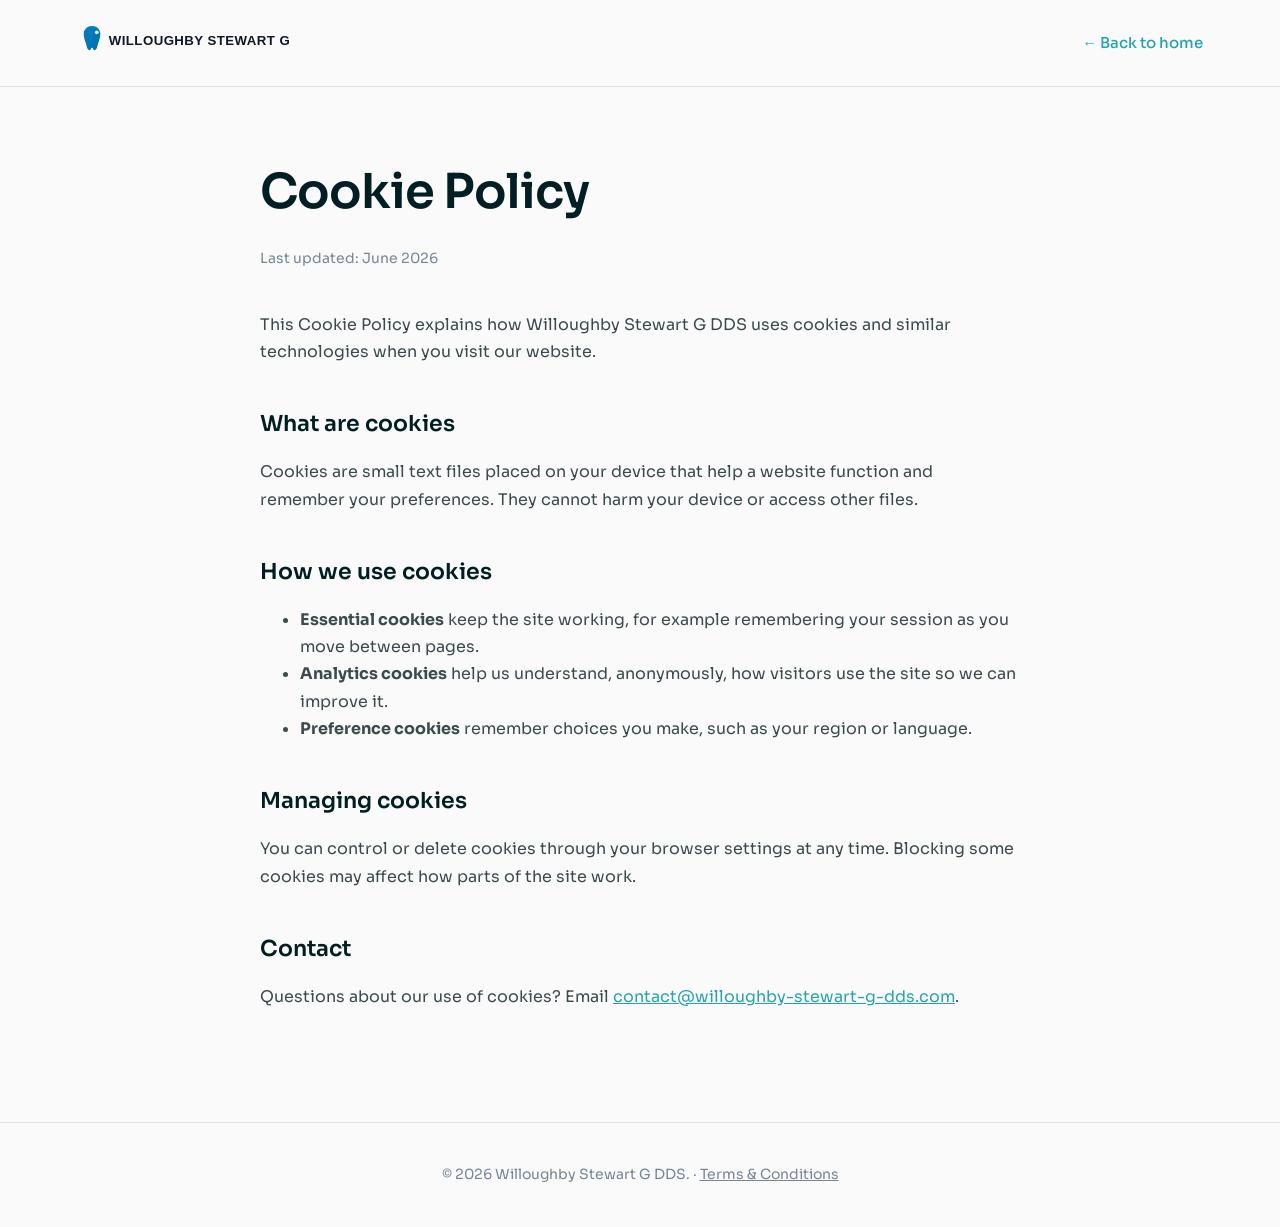
<file: cookies.html>
<!DOCTYPE html>
<html lang="en">
<head>
    <meta charset="utf-8"/>
    <title>Cookie Policy | Willoughby Stewart G DDS</title>
    <meta content="How Willoughby Stewart G DDS uses cookies." name="description"/>
    <meta content="width=device-width, initial-scale=1" name="viewport"/>
    <link href="https://fonts.googleapis.com" rel="preconnect"/>
    <link href="https://fonts.gstatic.com" rel="preconnect" crossorigin/>
    <link href="https://fonts.googleapis.com/css2?family=Sora:wght@300;400;500;600;700&display=swap" rel="stylesheet"/>
    <link href="assets/img/favicon.svg" rel="shortcut icon" type="image/svg+xml"/>
    <link href="assets/img/webclip.png" rel="apple-touch-icon"/>
    <style>
        body{margin:0;background:#fafafa;color:#011f23;font-family:Sora,'Helvetica Neue',Arial,sans-serif;line-height:1.7;-webkit-font-smoothing:antialiased;}
        .legal-nav{display:flex;align-items:center;justify-content:space-between;padding:24px 6vw;border-bottom:1px solid #e2e2e2;}
        .legal-nav a.back{color:#24a3b1;text-decoration:none;font-weight:500;font-size:15px;}
        .legal-wrap{max-width:760px;margin:0 auto;padding:64px 24px 96px;}
        .legal-wrap h1{font-size:clamp(32px,5vw,48px);font-weight:600;letter-spacing:-1px;margin:0 0 8px;}
        .legal-wrap .updated{color:#758696;font-size:14px;margin-bottom:40px;}
        .legal-wrap h2{font-size:22px;font-weight:600;margin:40px 0 12px;}
        .legal-wrap p,.legal-wrap li{color:#3a4a4d;font-size:16px;}
        .legal-wrap a{color:#24a3b1;}
        .legal-foot{text-align:center;padding:40px 24px;border-top:1px solid #e2e2e2;color:#758696;font-size:14px;}
    </style>
</head>
<body>
    <div class="legal-nav">
        <a href="index.html"><img src="assets/img/lumora-logo.svg" alt="Willoughby Stewart G DDS logo" height="30"/></a>
        <a class="back" href="index.html">&larr; Back to home</a>
    </div>
    <main class="legal-wrap">
<h1>Cookie Policy</h1>
<p class="updated">Last updated: June 2026</p>

<p>This Cookie Policy explains how Willoughby Stewart G DDS uses cookies and similar technologies when you visit our website.</p>
<h2>What are cookies</h2>
<p>Cookies are small text files placed on your device that help a website function and remember your preferences. They cannot harm your device or access other files.</p>
<h2>How we use cookies</h2>
<ul>
<li><strong>Essential cookies</strong> keep the site working, for example remembering your session as you move between pages.</li>
<li><strong>Analytics cookies</strong> help us understand, anonymously, how visitors use the site so we can improve it.</li>
<li><strong>Preference cookies</strong> remember choices you make, such as your region or language.</li>
</ul>
<h2>Managing cookies</h2>
<p>You can control or delete cookies through your browser settings at any time. Blocking some cookies may affect how parts of the site work.</p>
<h2>Contact</h2>
<p>Questions about our use of cookies? Email <a href="mailto:contact@willoughby-stewart-g-dds.com">contact@willoughby-stewart-g-dds.com</a>.</p>

</main>
    <div class="legal-foot">&copy; 2026 Willoughby Stewart G DDS. &middot; <a href="terms.html" style="color:#758696;">Terms &amp; Conditions</a></div>

<script>
/* Willoughby Stewart G DDS image guard: any failed/empty image -> on-brand gradient SVG so nothing ever looks broken. */
(function(){
  function ph(label){
    var t=(label||'Willoughby Stewart G DDS').replace(/[<>&]/g,'').slice(0,22);
    var svg='<svg xmlns="http://www.w3.org/2000/svg" width="1280" height="720" viewBox="0 0 1280 720">'
     +'<defs><linearGradient id="lg" x1="0" y1="0" x2="1280" y2="720" gradientUnits="userSpaceOnUse">'
     +'<stop offset="0" stop-color="#24a3b1"/><stop offset="1" stop-color="#011f23"/></linearGradient></defs>'
     +'<rect width="1280" height="720" fill="url(#lg)"/>'
     +'<circle cx="640" cy="298" r="44" fill="#fff" opacity="0.9"/>'
     +'<text x="640" y="436" fill="#fff" font-family="Sora,Arial" font-size="40" font-weight="600" text-anchor="middle" opacity="0.92">'+t+'</text></svg>';
    return 'data:image/svg+xml;utf8,'+encodeURIComponent(svg);
  }
  function bind(im){
    im.addEventListener('error',function(){ if(im.dataset.fbk)return; im.dataset.fbk='1'; im.src=ph(im.alt); });
    if(im.complete && im.naturalWidth===0 && !im.dataset.fbk){ im.dataset.fbk='1'; im.src=ph(im.alt); }
  }
  document.querySelectorAll('img').forEach(bind);
})();
</script>
</body>
</html>
</file>
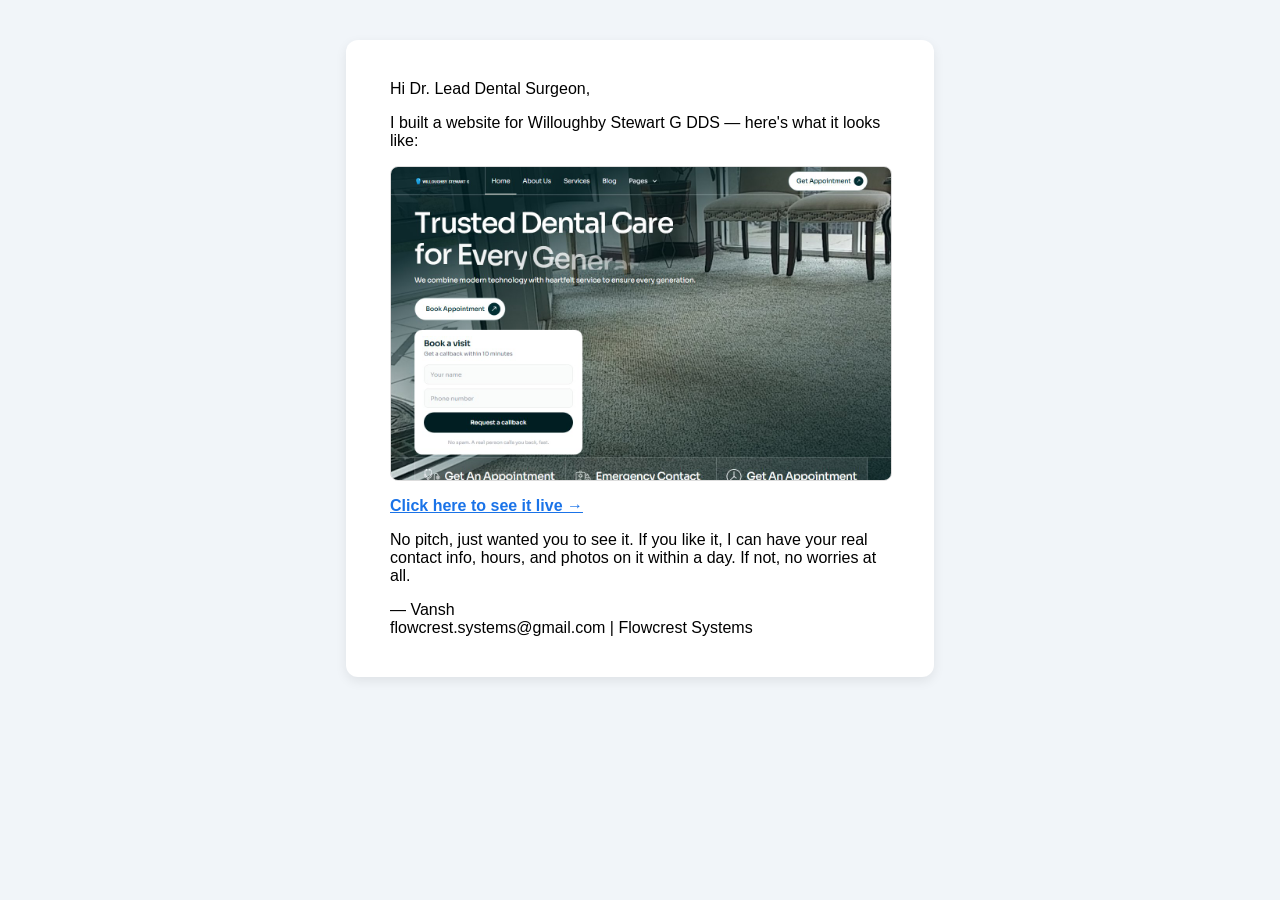
<file: email-template.html>
<!DOCTYPE html>
<html lang="en">
<head>
    <meta charset="UTF-8">
    <title>Email Preview - Willoughby Stewart G DDS</title>
</head>
<body style="background: #f1f5f9; padding: 40px; margin: 0; font-family: Arial, sans-serif;">
    <div style="background: white; max-width: 540px; margin: 0 auto; padding: 24px; border-radius: 12px; box-shadow: 0 4px 12px rgba(0,0,0,0.08);">
        <div style="font-family: Arial, sans-serif; max-width: 500px; margin: 0 auto;">
          <p>Hi Dr. Lead Dental Surgeon,</p>
          <p>I built a website for Willoughby Stewart G DDS — here's what it looks like:</p>
          <a href="https://thevanshhh.github.io/willoughby-stewart-g-dds/" style="text-decoration: none;">
            <img src="preview.jpg" onerror="this.onerror=null; this.src='https://raw.githubusercontent.com/thevanshhh/willoughby-stewart-g-dds/main/preview.jpg';" 
                 alt="Preview of Willoughby Stewart G DDS's new website" 
                 width="500" 
                 style="max-width: 100%; border-radius: 8px; border: 1px solid #ddd; display: block;" />
          </a>
          <p>
            <a href="https://thevanshhh.github.io/willoughby-stewart-g-dds/" style="color: #1a73e8; font-weight: bold; text-decoration: underline;">
              Click here to see it live →
            </a>
          </p>
          <p>No pitch, just wanted you to see it. If you like it, I can have your real contact info, hours, and photos on it within a day. If not, no worries at all.</p>
          <p>
            — Vansh<br>
            flowcrest.systems@gmail.com | Flowcrest Systems
          </p>
        </div>
    </div>
</body>
</html>
</file>
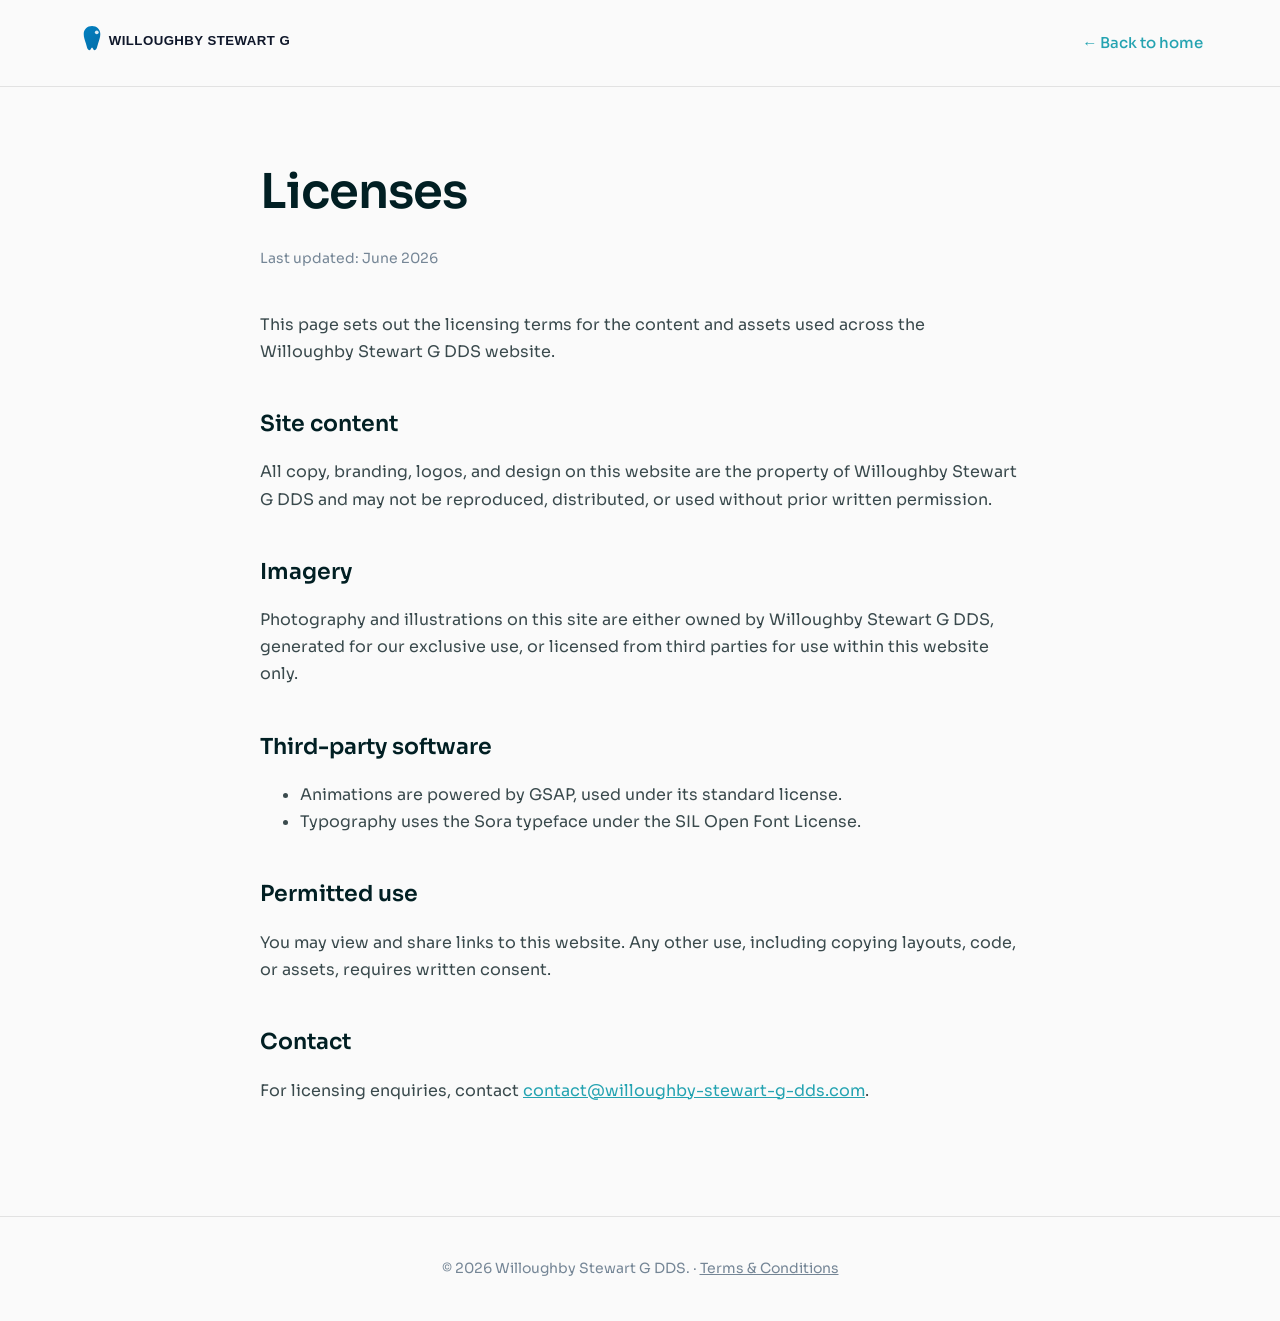
<file: licenses.html>
<!DOCTYPE html>
<html lang="en">
<head>
    <meta charset="utf-8"/>
    <title>Licenses | Willoughby Stewart G DDS</title>
    <meta content="Licensing terms for Willoughby Stewart G DDS site content and assets." name="description"/>
    <meta content="width=device-width, initial-scale=1" name="viewport"/>
    <link href="https://fonts.googleapis.com" rel="preconnect"/>
    <link href="https://fonts.gstatic.com" rel="preconnect" crossorigin/>
    <link href="https://fonts.googleapis.com/css2?family=Sora:wght@300;400;500;600;700&display=swap" rel="stylesheet"/>
    <link href="assets/img/favicon.svg" rel="shortcut icon" type="image/svg+xml"/>
    <link href="assets/img/webclip.png" rel="apple-touch-icon"/>
    <style>
        body{margin:0;background:#fafafa;color:#011f23;font-family:Sora,'Helvetica Neue',Arial,sans-serif;line-height:1.7;-webkit-font-smoothing:antialiased;}
        .legal-nav{display:flex;align-items:center;justify-content:space-between;padding:24px 6vw;border-bottom:1px solid #e2e2e2;}
        .legal-nav a.back{color:#24a3b1;text-decoration:none;font-weight:500;font-size:15px;}
        .legal-wrap{max-width:760px;margin:0 auto;padding:64px 24px 96px;}
        .legal-wrap h1{font-size:clamp(32px,5vw,48px);font-weight:600;letter-spacing:-1px;margin:0 0 8px;}
        .legal-wrap .updated{color:#758696;font-size:14px;margin-bottom:40px;}
        .legal-wrap h2{font-size:22px;font-weight:600;margin:40px 0 12px;}
        .legal-wrap p,.legal-wrap li{color:#3a4a4d;font-size:16px;}
        .legal-wrap a{color:#24a3b1;}
        .legal-foot{text-align:center;padding:40px 24px;border-top:1px solid #e2e2e2;color:#758696;font-size:14px;}
    </style>
</head>
<body>
    <div class="legal-nav">
        <a href="index.html"><img src="assets/img/lumora-logo.svg" alt="Willoughby Stewart G DDS logo" height="30"/></a>
        <a class="back" href="index.html">&larr; Back to home</a>
    </div>
    <main class="legal-wrap">
<h1>Licenses</h1>
<p class="updated">Last updated: June 2026</p>

<p>This page sets out the licensing terms for the content and assets used across the Willoughby Stewart G DDS website.</p>
<h2>Site content</h2>
<p>All copy, branding, logos, and design on this website are the property of Willoughby Stewart G DDS and may not be reproduced, distributed, or used without prior written permission.</p>
<h2>Imagery</h2>
<p>Photography and illustrations on this site are either owned by Willoughby Stewart G DDS, generated for our exclusive use, or licensed from third parties for use within this website only.</p>
<h2>Third-party software</h2>
<ul>
<li>Animations are powered by GSAP, used under its standard license.</li>
<li>Typography uses the Sora typeface under the SIL Open Font License.</li>
</ul>
<h2>Permitted use</h2>
<p>You may view and share links to this website. Any other use, including copying layouts, code, or assets, requires written consent.</p>
<h2>Contact</h2>
<p>For licensing enquiries, contact <a href="mailto:contact@willoughby-stewart-g-dds.com">contact@willoughby-stewart-g-dds.com</a>.</p>

</main>
    <div class="legal-foot">&copy; 2026 Willoughby Stewart G DDS. &middot; <a href="terms.html" style="color:#758696;">Terms &amp; Conditions</a></div>

<script>
/* Willoughby Stewart G DDS image guard: any failed/empty image -> on-brand gradient SVG so nothing ever looks broken. */
(function(){
  function ph(label){
    var t=(label||'Willoughby Stewart G DDS').replace(/[<>&]/g,'').slice(0,22);
    var svg='<svg xmlns="http://www.w3.org/2000/svg" width="1280" height="720" viewBox="0 0 1280 720">'
     +'<defs><linearGradient id="lg" x1="0" y1="0" x2="1280" y2="720" gradientUnits="userSpaceOnUse">'
     +'<stop offset="0" stop-color="#24a3b1"/><stop offset="1" stop-color="#011f23"/></linearGradient></defs>'
     +'<rect width="1280" height="720" fill="url(#lg)"/>'
     +'<circle cx="640" cy="298" r="44" fill="#fff" opacity="0.9"/>'
     +'<text x="640" y="436" fill="#fff" font-family="Sora,Arial" font-size="40" font-weight="600" text-anchor="middle" opacity="0.92">'+t+'</text></svg>';
    return 'data:image/svg+xml;utf8,'+encodeURIComponent(svg);
  }
  function bind(im){
    im.addEventListener('error',function(){ if(im.dataset.fbk)return; im.dataset.fbk='1'; im.src=ph(im.alt); });
    if(im.complete && im.naturalWidth===0 && !im.dataset.fbk){ im.dataset.fbk='1'; im.src=ph(im.alt); }
  }
  document.querySelectorAll('img').forEach(bind);
})();
</script>
</body>
</html>
</file>
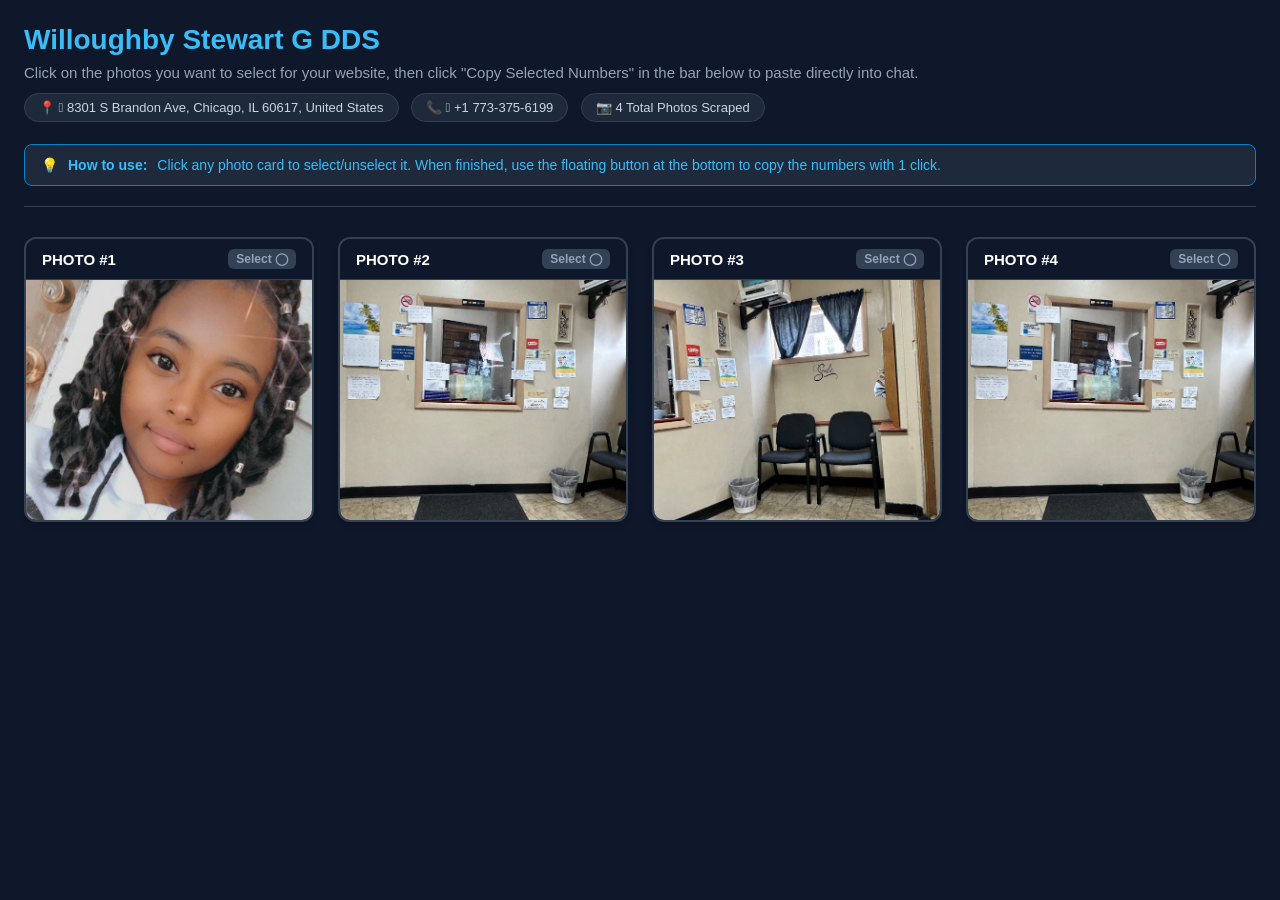
<file: photo-preview.html>
<!DOCTYPE html>
<html lang="en">
<head>
    <meta charset="UTF-8">
    <meta name="viewport" content="width=device-width, initial-scale=1.0">
    <title>Photo Selection Preview - Willoughby Stewart G DDS</title>
    <style>
        * { box-sizing: border-box; }
        body {
            font-family: -apple-system, BlinkMacSystemFont, 'Segoe UI', Roboto, Helvetica, Arial, sans-serif;
            background: #0f172a;
            color: #f8fafc;
            margin: 0;
            padding: 24px 24px 100px 24px;
        }
        .header {
            max-width: 1300px;
            margin: 0 auto 30px auto;
            border-bottom: 1px solid #334155;
            padding-bottom: 20px;
        }
        h1 {
            font-size: 28px;
            margin: 0 0 8px 0;
            color: #38bdf8;
        }
        p.subtitle {
            color: #94a3b8;
            font-size: 15px;
            margin: 0 0 12px 0;
        }
        .info-badge {
            display: inline-block;
            background: #1e293b;
            border: 1px solid #334155;
            padding: 6px 14px;
            border-radius: 9999px;
            font-size: 13px;
            color: #cbd5e1;
            margin-right: 8px;
            margin-bottom: 8px;
        }
        .instructions-box {
            background: #1e293b;
            border: 1px solid #0284c7;
            border-radius: 8px;
            padding: 12px 16px;
            margin-top: 14px;
            font-size: 14px;
            color: #38bdf8;
            display: flex;
            align-items: center;
            gap: 10px;
        }
        .grid {
            display: grid;
            grid-template-columns: repeat(auto-fill, minmax(280px, 1fr));
            gap: 24px;
            max-width: 1300px;
            margin: 0 auto;
        }
        .card {
            background: #1e293b;
            border: 2px solid #334155;
            border-radius: 12px;
            overflow: hidden;
            box-shadow: 0 4px 6px -1px rgba(0, 0, 0, 0.2);
            transition: all 0.2s ease;
            display: flex;
            flex-direction: column;
            cursor: pointer;
            user-select: none;
            position: relative;
        }
        .card:hover {
            transform: translateY(-4px);
            border-color: #38bdf8;
        }
        .card.selected {
            border-color: #38bdf8 !important;
            box-shadow: 0 0 0 3px rgba(56, 189, 248, 0.4), 0 12px 24px rgba(0, 0, 0, 0.4) !important;
            transform: translateY(-4px);
        }
        .badge {
            background: #0f172a;
            color: white;
            font-weight: 700;
            font-size: 15px;
            padding: 10px 16px;
            display: flex;
            justify-content: space-between;
            align-items: center;
            border-bottom: 1px solid #334155;
            transition: background 0.2s ease;
        }
        .card.selected .badge {
            background: #0284c7;
        }
        .select-tag {
            font-size: 12px;
            font-weight: 600;
            padding: 3px 8px;
            border-radius: 6px;
            background: #334155;
            color: #94a3b8;
            transition: all 0.2s ease;
        }
        .card.selected .select-tag {
            background: #ffffff;
            color: #0284c7;
            font-weight: 700;
        }
        .img-container {
            width: 100%;
            height: 240px;
            background: #020617;
            display: flex;
            align-items: center;
            justify-content: center;
            overflow: hidden;
        }
        .img-container img {
            width: 100%;
            height: 100%;
            object-fit: cover;
        }
        /* Sticky Floating Bar */
        .floating-bar {
            position: fixed;
            bottom: 24px;
            left: 50%;
            transform: translateX(-50%);
            background: #0f172a;
            border: 2px solid #38bdf8;
            border-radius: 9999px;
            padding: 10px 24px;
            box-shadow: 0 16px 36px rgba(0, 0, 0, 0.6), 0 0 20px rgba(56, 189, 248, 0.25);
            display: none;
            align-items: center;
            gap: 16px;
            z-index: 9999;
            backdrop-filter: blur(8px);
            animation: slideUp 0.25s ease-out;
            max-width: 90vw;
        }
        @keyframes slideUp {
            from { opacity: 0; transform: translate(-50%, 20px); }
            to { opacity: 1; transform: translate(-50%, 0); }
        }
        .bar-info {
            display: flex;
            align-items: center;
            gap: 8px;
            font-size: 14px;
            font-weight: 600;
            color: #f8fafc;
            white-space: nowrap;
        }
        .bar-count {
            background: #0284c7;
            color: #fff;
            padding: 3px 10px;
            border-radius: 9999px;
            font-size: 13px;
            font-weight: 700;
        }
        .bar-list {
            color: #94a3b8;
            max-width: 260px;
            overflow: hidden;
            text-overflow: ellipsis;
            white-space: nowrap;
            font-size: 13px;
        }
        .copy-btn {
            background: #38bdf8;
            color: #0f172a;
            border: none;
            border-radius: 9999px;
            padding: 8px 18px;
            font-weight: 700;
            font-size: 14px;
            cursor: pointer;
            transition: all 0.2s ease;
            display: flex;
            align-items: center;
            gap: 6px;
            white-space: nowrap;
        }
        .copy-btn:hover {
            background: #7dd3fc;
            transform: scale(1.02);
        }
        .clear-btn {
            background: transparent;
            border: 1px solid #475569;
            color: #94a3b8;
            border-radius: 9999px;
            padding: 7px 14px;
            font-size: 13px;
            font-weight: 600;
            cursor: pointer;
            transition: all 0.2s ease;
        }
        .clear-btn:hover {
            background: #1e293b;
            color: #f8fafc;
            border-color: #64748b;
        }
    </style>
</head>
<body>
    <div class="header">
        <h1>Willoughby Stewart G DDS</h1>
        <p class="subtitle">Click on the photos you want to select for your website, then click "Copy Selected Numbers" in the bar below to paste directly into chat.</p>
        <div>
            <span class="info-badge">📍  8301 S Brandon Ave, Chicago, IL 60617, United States</span>
            <span class="info-badge">📞  +1 773-375-6199</span>
            <span class="info-badge">📷 4 Total Photos Scraped</span>
        </div>
        <div class="instructions-box">
            💡 <strong>How to use:</strong> Click any photo card to select/unselect it. When finished, use the floating button at the bottom to copy the numbers with 1 click.
        </div>
    </div>
    <div class="grid">
        <div class="card" id="card-1" onclick="togglePhoto(1)">
            <div class="badge">
                <span>PHOTO #1</span>
                <span class="select-tag" id="tag-1">Select ◯</span>
            </div>
            <div class="img-container">
                <img src="all_photos/photo_1.jpg" alt="Photo #1" loading="lazy">
            </div>
        </div>
        <div class="card" id="card-2" onclick="togglePhoto(2)">
            <div class="badge">
                <span>PHOTO #2</span>
                <span class="select-tag" id="tag-2">Select ◯</span>
            </div>
            <div class="img-container">
                <img src="all_photos/photo_2.jpg" alt="Photo #2" loading="lazy">
            </div>
        </div>
        <div class="card" id="card-3" onclick="togglePhoto(3)">
            <div class="badge">
                <span>PHOTO #3</span>
                <span class="select-tag" id="tag-3">Select ◯</span>
            </div>
            <div class="img-container">
                <img src="all_photos/photo_3.jpg" alt="Photo #3" loading="lazy">
            </div>
        </div>
        <div class="card" id="card-4" onclick="togglePhoto(4)">
            <div class="badge">
                <span>PHOTO #4</span>
                <span class="select-tag" id="tag-4">Select ◯</span>
            </div>
            <div class="img-container">
                <img src="all_photos/photo_4.jpg" alt="Photo #4" loading="lazy">
            </div>
        </div>
    </div>

    <!-- Floating Copy Bar -->
    <div class="floating-bar" id="floating-bar">
        <div class="bar-info">
            <span class="bar-count" id="bar-count">0</span>
            <span>Selected:</span>
            <span class="bar-list" id="bar-list">none</span>
        </div>
        <button class="copy-btn" id="copy-btn" onclick="copySelection()">
            📋 Copy Selected Numbers
        </button>
        <button class="clear-btn" onclick="clearSelection()">Clear</button>
    </div>

    <script>
        const selected = new Set();

        function togglePhoto(id) {
            const card = document.getElementById('card-' + id);
            const tag = document.getElementById('tag-' + id);
            if (selected.has(id)) {
                selected.delete(id);
                card.classList.remove('selected');
                tag.textContent = 'Select ◯';
            } else {
                selected.add(id);
                card.classList.add('selected');
                tag.textContent = '✓ Selected';
            }
            updateBar();
        }

        function updateBar() {
            const bar = document.getElementById('floating-bar');
            const countElem = document.getElementById('bar-count');
            const listElem = document.getElementById('bar-list');
            const sorted = Array.from(selected).sort((a, b) => a - b);

            if (sorted.length > 0) {
                bar.style.display = 'flex';
                countElem.textContent = sorted.length;
                listElem.textContent = sorted.map(n => '#' + n).join(', ');
            } else {
                bar.style.display = 'none';
            }
        }

        function copySelection() {
            const sorted = Array.from(selected).sort((a, b) => a - b);
            if (sorted.length === 0) return;
            const text = 'Use photos ' + sorted.join(', ');
            navigator.clipboard.writeText(text).then(() => {
                const btn = document.getElementById('copy-btn');
                const origHtml = btn.innerHTML;
                btn.innerHTML = '✓ Copied to Clipboard!';
                btn.style.background = '#10b981';
                btn.style.color = '#ffffff';
                setTimeout(() => {
                    btn.innerHTML = origHtml;
                    btn.style.background = '#38bdf8';
                    btn.style.color = '#0f172a';
                }, 2000);
            }).catch(err => {
                prompt('Copy the photo numbers below:', 'Use photos ' + sorted.join(', '));
            });
        }

        function clearSelection() {
            selected.forEach(id => {
                const card = document.getElementById('card-' + id);
                const tag = document.getElementById('tag-' + id);
                if (card) card.classList.remove('selected');
                if (tag) tag.textContent = 'Select ◯';
            });
            selected.clear();
            updateBar();
        }
    </script>
</body>
</html>
</file>
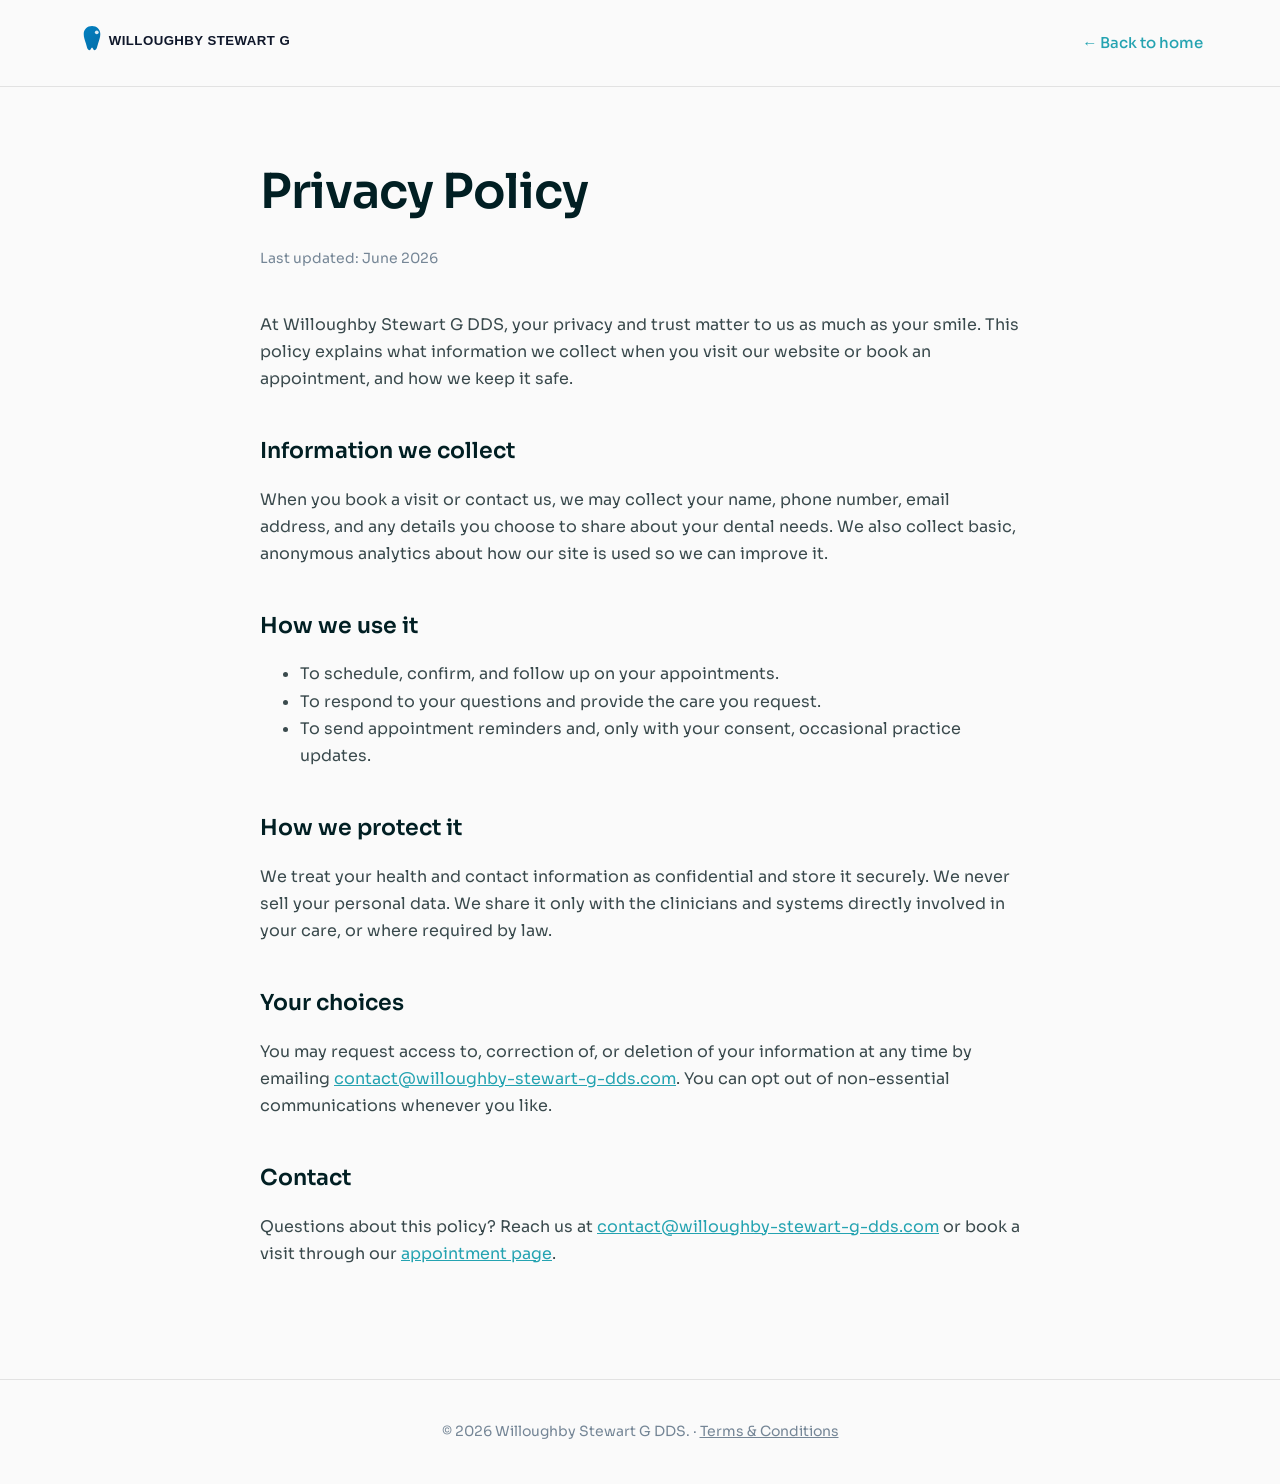
<file: privacy.html>
<!DOCTYPE html>
<html lang="en">
<head>
    <meta charset="utf-8"/>
    <title>Privacy Policy | Willoughby Stewart G DDS</title>
    <meta content="How Willoughby Stewart G DDS collects, uses, and protects your information." name="description"/>
    <meta content="width=device-width, initial-scale=1" name="viewport"/>
    <link href="https://fonts.googleapis.com" rel="preconnect"/>
    <link href="https://fonts.gstatic.com" rel="preconnect" crossorigin/>
    <link href="https://fonts.googleapis.com/css2?family=Sora:wght@300;400;500;600;700&display=swap" rel="stylesheet"/>
    <link href="assets/img/favicon.svg" rel="shortcut icon" type="image/svg+xml"/>
    <link href="assets/img/webclip.png" rel="apple-touch-icon"/>
    <style>
        body{margin:0;background:#fafafa;color:#011f23;font-family:Sora,'Helvetica Neue',Arial,sans-serif;line-height:1.7;-webkit-font-smoothing:antialiased;}
        .legal-nav{display:flex;align-items:center;justify-content:space-between;padding:24px 6vw;border-bottom:1px solid #e2e2e2;}
        .legal-nav a.back{color:#24a3b1;text-decoration:none;font-weight:500;font-size:15px;}
        .legal-wrap{max-width:760px;margin:0 auto;padding:64px 24px 96px;}
        .legal-wrap h1{font-size:clamp(32px,5vw,48px);font-weight:600;letter-spacing:-1px;margin:0 0 8px;}
        .legal-wrap .updated{color:#758696;font-size:14px;margin-bottom:40px;}
        .legal-wrap h2{font-size:22px;font-weight:600;margin:40px 0 12px;}
        .legal-wrap p,.legal-wrap li{color:#3a4a4d;font-size:16px;}
        .legal-wrap a{color:#24a3b1;}
        .legal-foot{text-align:center;padding:40px 24px;border-top:1px solid #e2e2e2;color:#758696;font-size:14px;}
    </style>
</head>
<body>
    <div class="legal-nav">
        <a href="index.html"><img src="assets/img/lumora-logo.svg" alt="Willoughby Stewart G DDS logo" height="30"/></a>
        <a class="back" href="index.html">&larr; Back to home</a>
    </div>
    <main class="legal-wrap">
        <h1>Privacy Policy</h1>
        <p class="updated">Last updated: June 2026</p>
        <p>At Willoughby Stewart G DDS, your privacy and trust matter to us as much as your smile. This policy explains what information we collect when you visit our website or book an appointment, and how we keep it safe.</p>
        <h2>Information we collect</h2>
        <p>When you book a visit or contact us, we may collect your name, phone number, email address, and any details you choose to share about your dental needs. We also collect basic, anonymous analytics about how our site is used so we can improve it.</p>
        <h2>How we use it</h2>
        <ul>
            <li>To schedule, confirm, and follow up on your appointments.</li>
            <li>To respond to your questions and provide the care you request.</li>
            <li>To send appointment reminders and, only with your consent, occasional practice updates.</li>
        </ul>
        <h2>How we protect it</h2>
        <p>We treat your health and contact information as confidential and store it securely. We never sell your personal data. We share it only with the clinicians and systems directly involved in your care, or where required by law.</p>
        <h2>Your choices</h2>
        <p>You may request access to, correction of, or deletion of your information at any time by emailing <a href="mailto:contact@willoughby-stewart-g-dds.com">contact@willoughby-stewart-g-dds.com</a>. You can opt out of non-essential communications whenever you like.</p>
        <h2>Contact</h2>
        <p>Questions about this policy? Reach us at <a href="mailto:contact@willoughby-stewart-g-dds.com">contact@willoughby-stewart-g-dds.com</a> or book a visit through our <a href="mailto:flowcrest.systems@gmail.com?subject=Appointment%20Request%20-%20Willoughby Stewart G DDS">appointment page</a>.</p>
    </main>
    <div class="legal-foot">&copy; 2026 Willoughby Stewart G DDS. &middot; <a href="terms.html" style="color:#758696;">Terms &amp; Conditions</a></div>

<script>
/* Willoughby Stewart G DDS image guard: any failed/empty image -> on-brand gradient SVG so nothing ever looks broken. */
(function(){
  function ph(label){
    var t=(label||'Willoughby Stewart G DDS').replace(/[<>&]/g,'').slice(0,22);
    var svg='<svg xmlns="http://www.w3.org/2000/svg" width="1280" height="720" viewBox="0 0 1280 720">'
     +'<defs><linearGradient id="lg" x1="0" y1="0" x2="1280" y2="720" gradientUnits="userSpaceOnUse">'
     +'<stop offset="0" stop-color="#24a3b1"/><stop offset="1" stop-color="#011f23"/></linearGradient></defs>'
     +'<rect width="1280" height="720" fill="url(#lg)"/>'
     +'<circle cx="640" cy="298" r="44" fill="#fff" opacity="0.9"/>'
     +'<text x="640" y="436" fill="#fff" font-family="Sora,Arial" font-size="40" font-weight="600" text-anchor="middle" opacity="0.92">'+t+'</text></svg>';
    return 'data:image/svg+xml;utf8,'+encodeURIComponent(svg);
  }
  function bind(im){
    im.addEventListener('error',function(){ if(im.dataset.fbk)return; im.dataset.fbk='1'; im.src=ph(im.alt); });
    if(im.complete && im.naturalWidth===0 && !im.dataset.fbk){ im.dataset.fbk='1'; im.src=ph(im.alt); }
  }
  document.querySelectorAll('img').forEach(bind);
})();
</script>
</body>
</html>
</file>
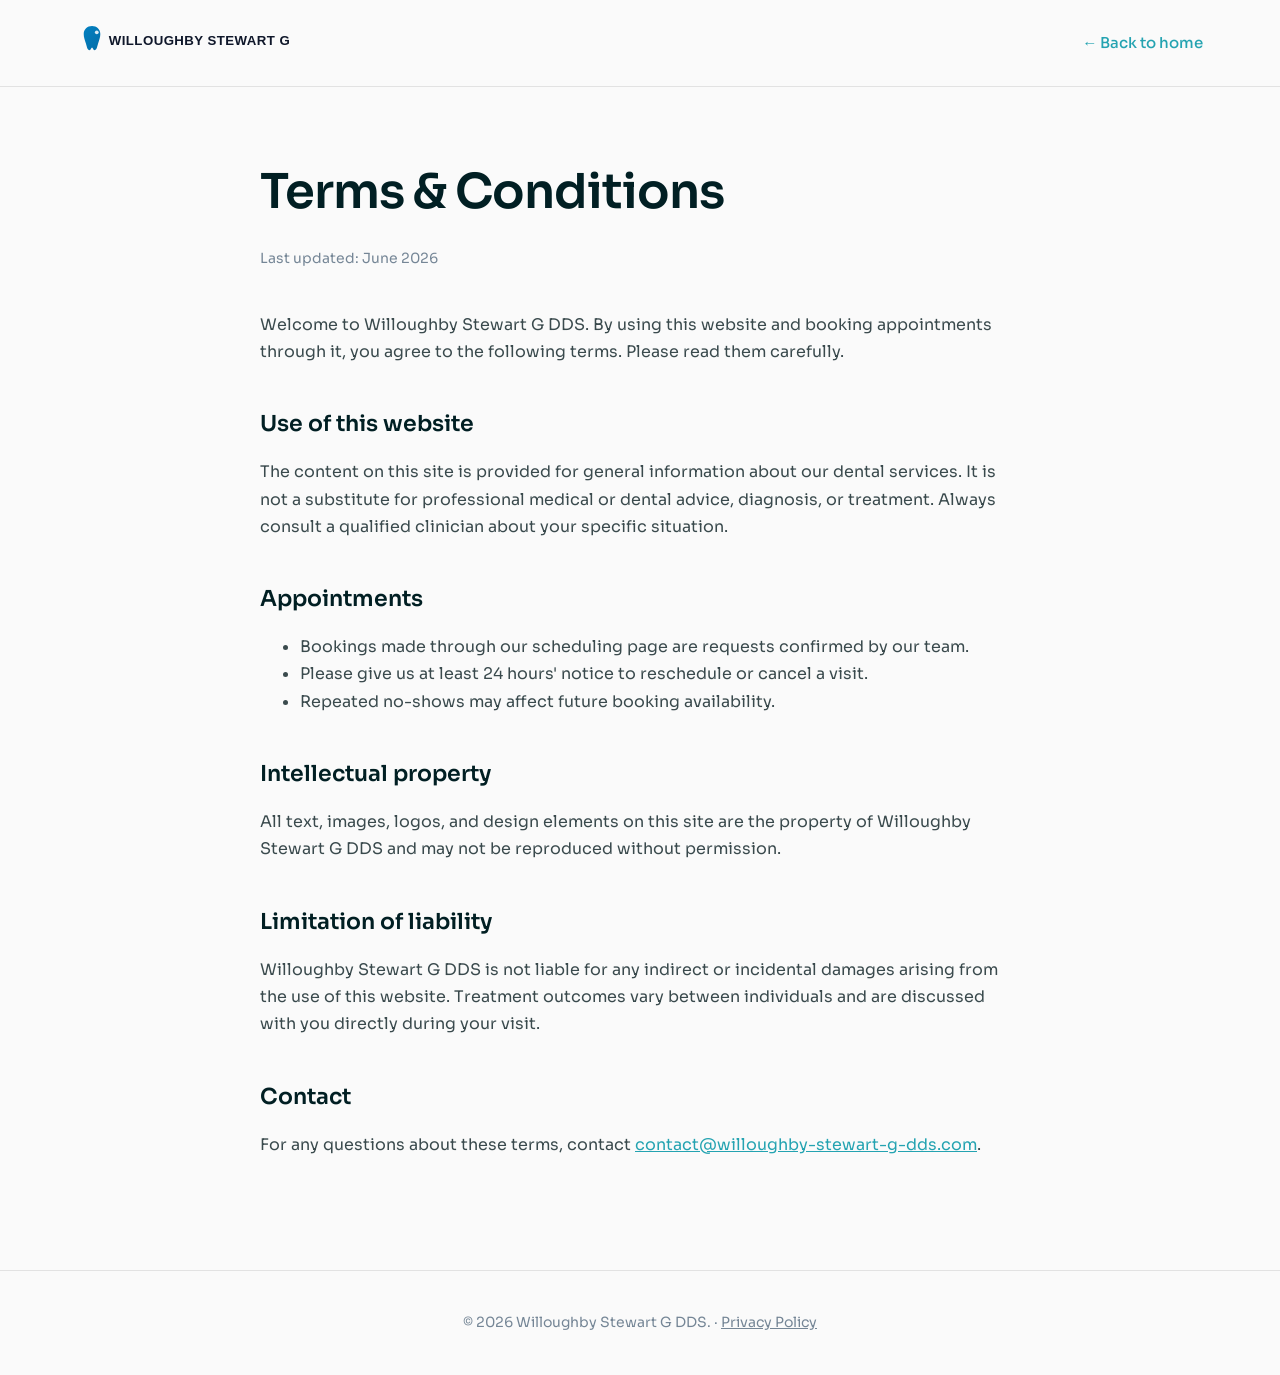
<file: terms.html>
<!DOCTYPE html>
<html lang="en">
<head>
    <meta charset="utf-8"/>
    <title>Terms &amp; Conditions | Willoughby Stewart G DDS</title>
    <meta content="The terms that apply when you use the Willoughby Stewart G DDS website and services." name="description"/>
    <meta content="width=device-width, initial-scale=1" name="viewport"/>
    <link href="https://fonts.googleapis.com" rel="preconnect"/>
    <link href="https://fonts.gstatic.com" rel="preconnect" crossorigin/>
    <link href="https://fonts.googleapis.com/css2?family=Sora:wght@300;400;500;600;700&display=swap" rel="stylesheet"/>
    <link href="assets/img/favicon.svg" rel="shortcut icon" type="image/svg+xml"/>
    <link href="assets/img/webclip.png" rel="apple-touch-icon"/>
    <style>
        body{margin:0;background:#fafafa;color:#011f23;font-family:Sora,'Helvetica Neue',Arial,sans-serif;line-height:1.7;-webkit-font-smoothing:antialiased;}
        .legal-nav{display:flex;align-items:center;justify-content:space-between;padding:24px 6vw;border-bottom:1px solid #e2e2e2;}
        .legal-nav a.back{color:#24a3b1;text-decoration:none;font-weight:500;font-size:15px;}
        .legal-wrap{max-width:760px;margin:0 auto;padding:64px 24px 96px;}
        .legal-wrap h1{font-size:clamp(32px,5vw,48px);font-weight:600;letter-spacing:-1px;margin:0 0 8px;}
        .legal-wrap .updated{color:#758696;font-size:14px;margin-bottom:40px;}
        .legal-wrap h2{font-size:22px;font-weight:600;margin:40px 0 12px;}
        .legal-wrap p,.legal-wrap li{color:#3a4a4d;font-size:16px;}
        .legal-wrap a{color:#24a3b1;}
        .legal-foot{text-align:center;padding:40px 24px;border-top:1px solid #e2e2e2;color:#758696;font-size:14px;}
    </style>
</head>
<body>
    <div class="legal-nav">
        <a href="index.html"><img src="assets/img/lumora-logo.svg" alt="Willoughby Stewart G DDS logo" height="30"/></a>
        <a class="back" href="index.html">&larr; Back to home</a>
    </div>
    <main class="legal-wrap">
        <h1>Terms &amp; Conditions</h1>
        <p class="updated">Last updated: June 2026</p>
        <p>Welcome to Willoughby Stewart G DDS. By using this website and booking appointments through it, you agree to the following terms. Please read them carefully.</p>
        <h2>Use of this website</h2>
        <p>The content on this site is provided for general information about our dental services. It is not a substitute for professional medical or dental advice, diagnosis, or treatment. Always consult a qualified clinician about your specific situation.</p>
        <h2>Appointments</h2>
        <ul>
            <li>Bookings made through our scheduling page are requests confirmed by our team.</li>
            <li>Please give us at least 24 hours' notice to reschedule or cancel a visit.</li>
            <li>Repeated no-shows may affect future booking availability.</li>
        </ul>
        <h2>Intellectual property</h2>
        <p>All text, images, logos, and design elements on this site are the property of Willoughby Stewart G DDS and may not be reproduced without permission.</p>
        <h2>Limitation of liability</h2>
        <p>Willoughby Stewart G DDS is not liable for any indirect or incidental damages arising from the use of this website. Treatment outcomes vary between individuals and are discussed with you directly during your visit.</p>
        <h2>Contact</h2>
        <p>For any questions about these terms, contact <a href="mailto:contact@willoughby-stewart-g-dds.com">contact@willoughby-stewart-g-dds.com</a>.</p>
    </main>
    <div class="legal-foot">&copy; 2026 Willoughby Stewart G DDS. &middot; <a href="privacy.html" style="color:#758696;">Privacy Policy</a></div>

<script>
/* Willoughby Stewart G DDS image guard: any failed/empty image -> on-brand gradient SVG so nothing ever looks broken. */
(function(){
  function ph(label){
    var t=(label||'Willoughby Stewart G DDS').replace(/[<>&]/g,'').slice(0,22);
    var svg='<svg xmlns="http://www.w3.org/2000/svg" width="1280" height="720" viewBox="0 0 1280 720">'
     +'<defs><linearGradient id="lg" x1="0" y1="0" x2="1280" y2="720" gradientUnits="userSpaceOnUse">'
     +'<stop offset="0" stop-color="#24a3b1"/><stop offset="1" stop-color="#011f23"/></linearGradient></defs>'
     +'<rect width="1280" height="720" fill="url(#lg)"/>'
     +'<circle cx="640" cy="298" r="44" fill="#fff" opacity="0.9"/>'
     +'<text x="640" y="436" fill="#fff" font-family="Sora,Arial" font-size="40" font-weight="600" text-anchor="middle" opacity="0.92">'+t+'</text></svg>';
    return 'data:image/svg+xml;utf8,'+encodeURIComponent(svg);
  }
  function bind(im){
    im.addEventListener('error',function(){ if(im.dataset.fbk)return; im.dataset.fbk='1'; im.src=ph(im.alt); });
    if(im.complete && im.naturalWidth===0 && !im.dataset.fbk){ im.dataset.fbk='1'; im.src=ph(im.alt); }
  }
  document.querySelectorAll('img').forEach(bind);
})();
</script>
</body>
</html>
</file>
